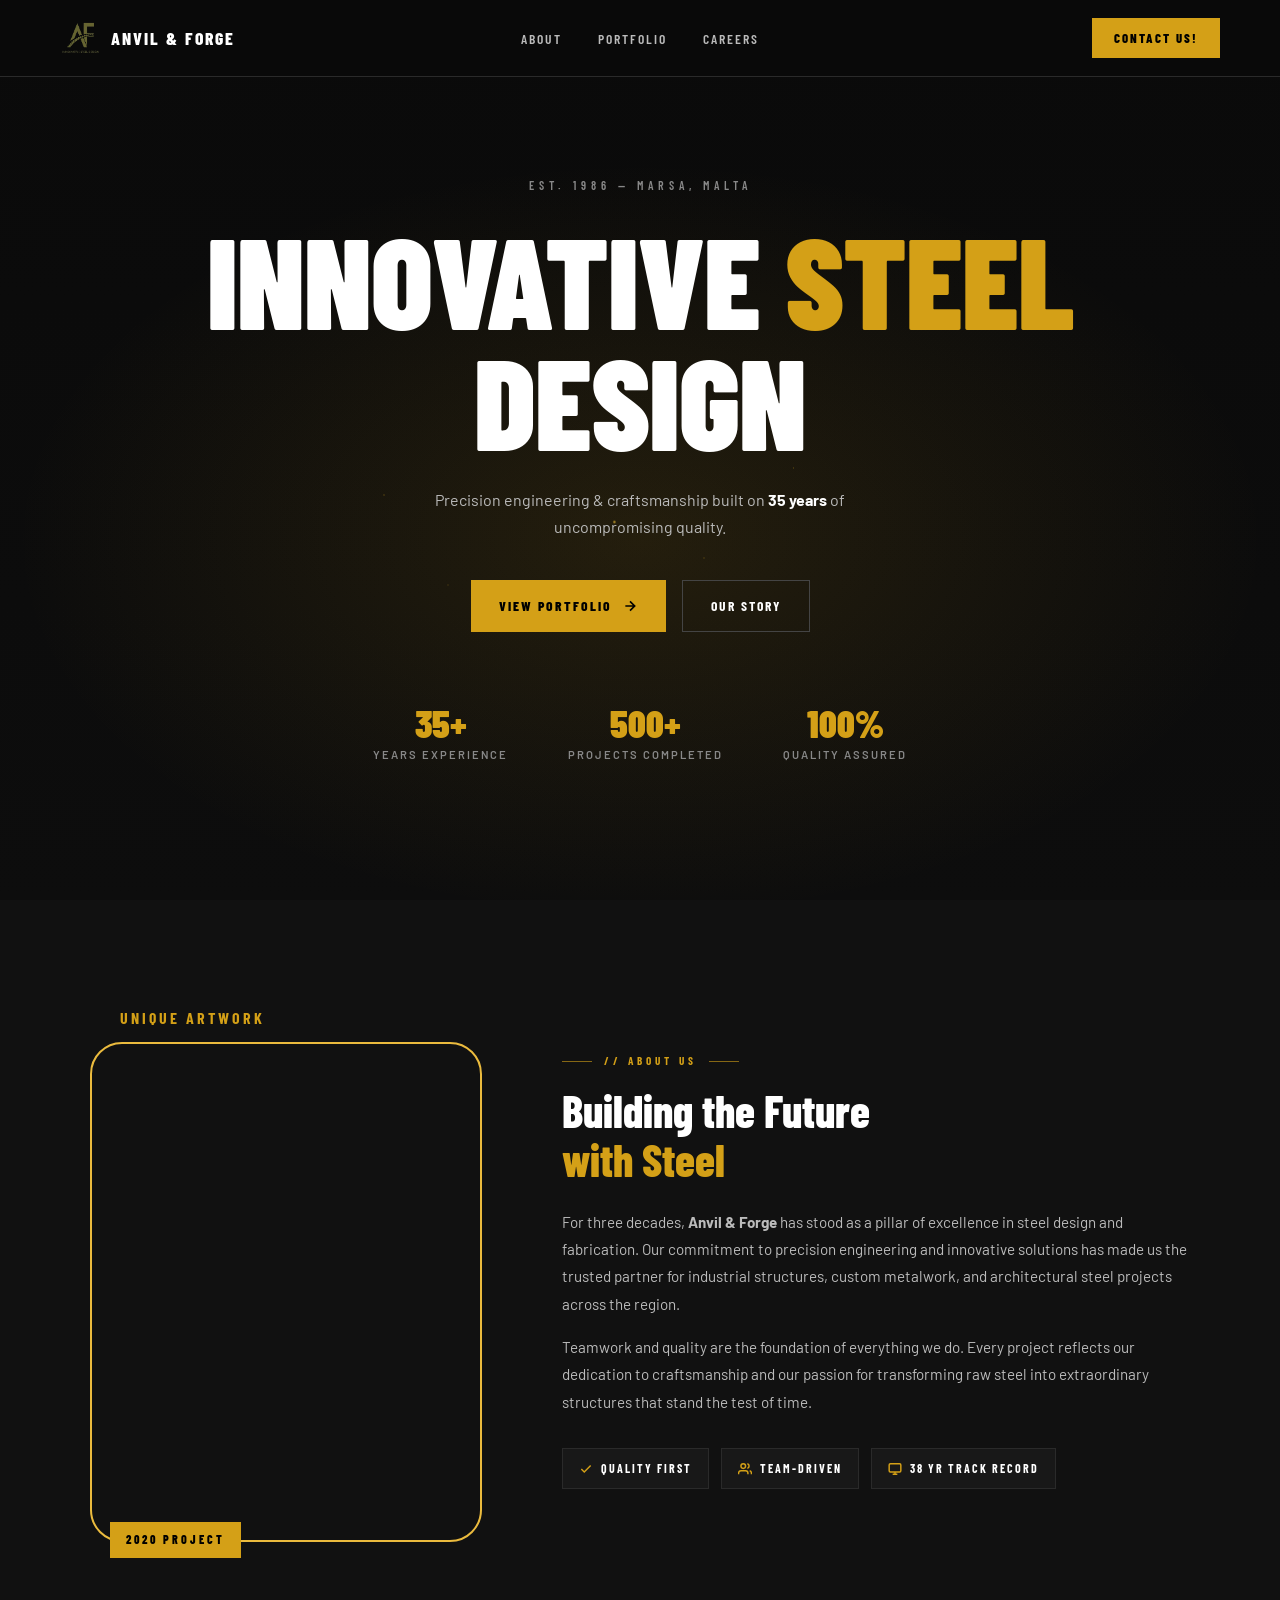
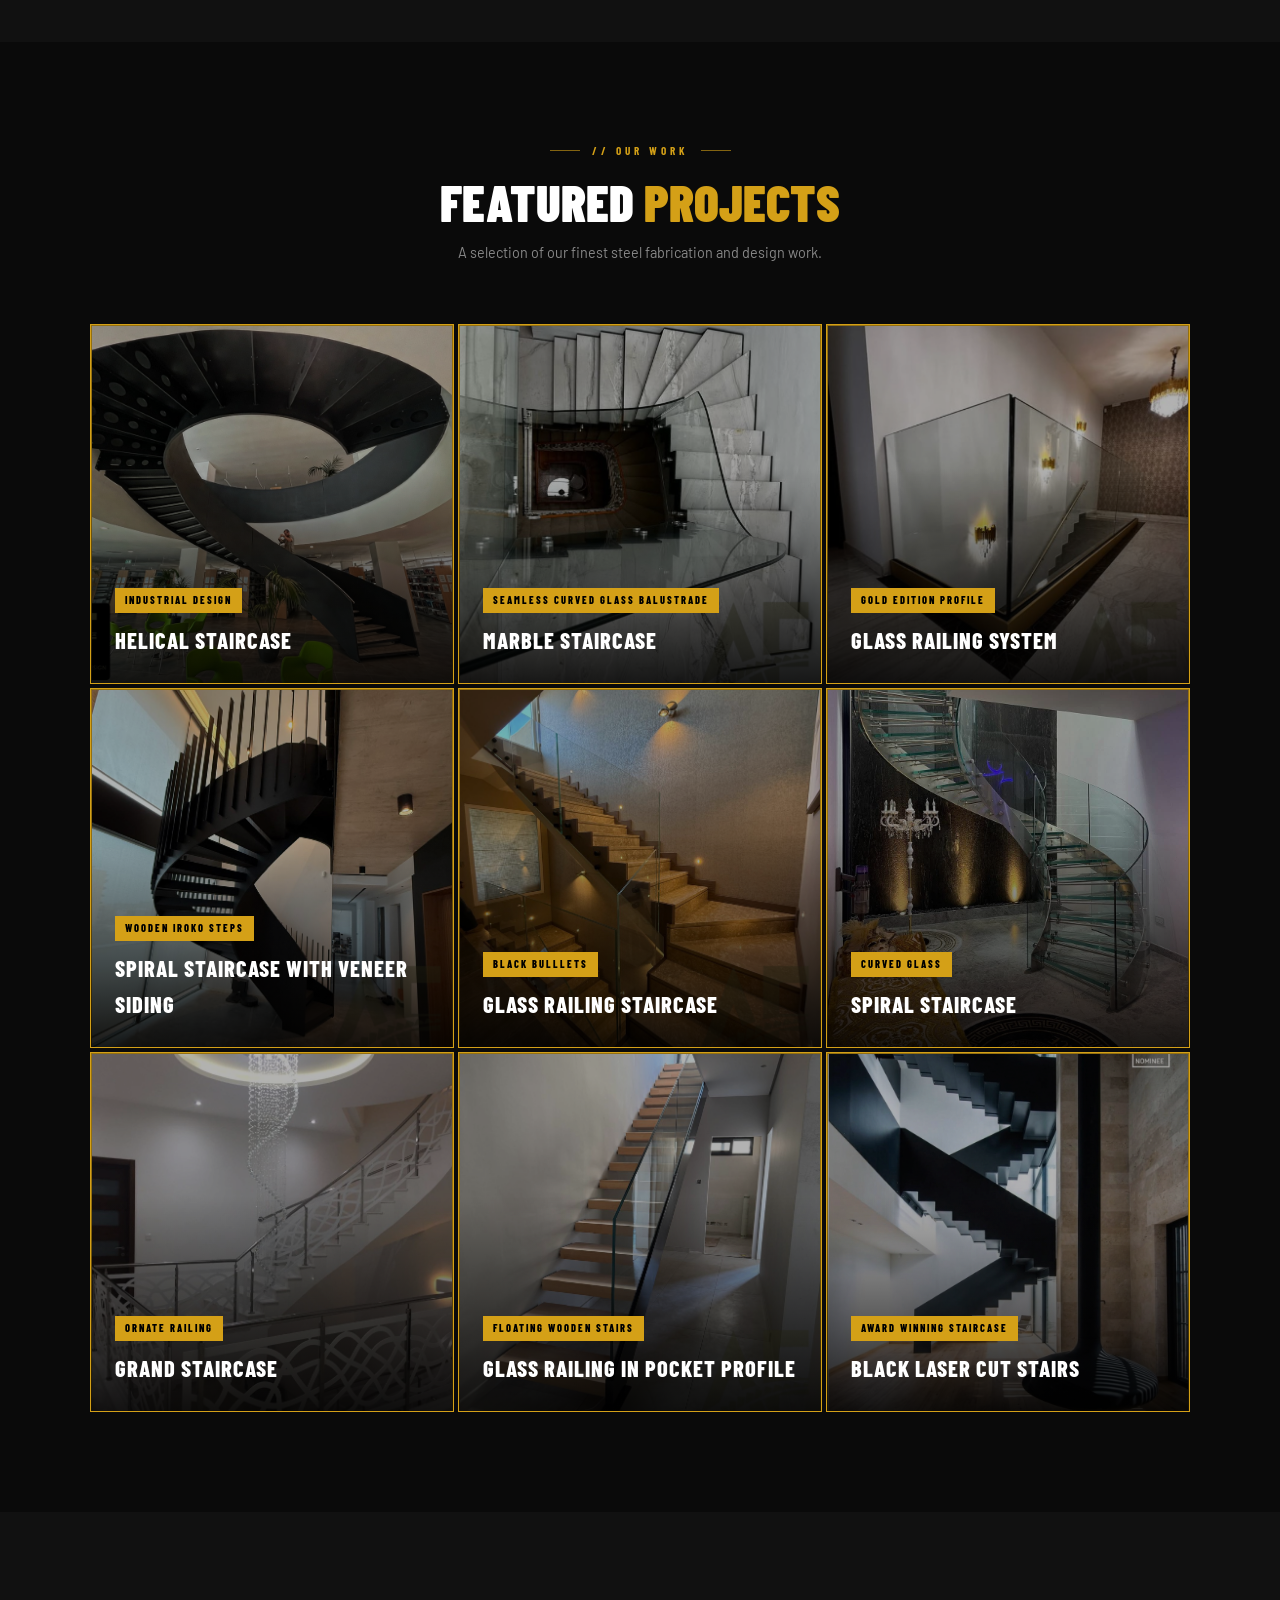
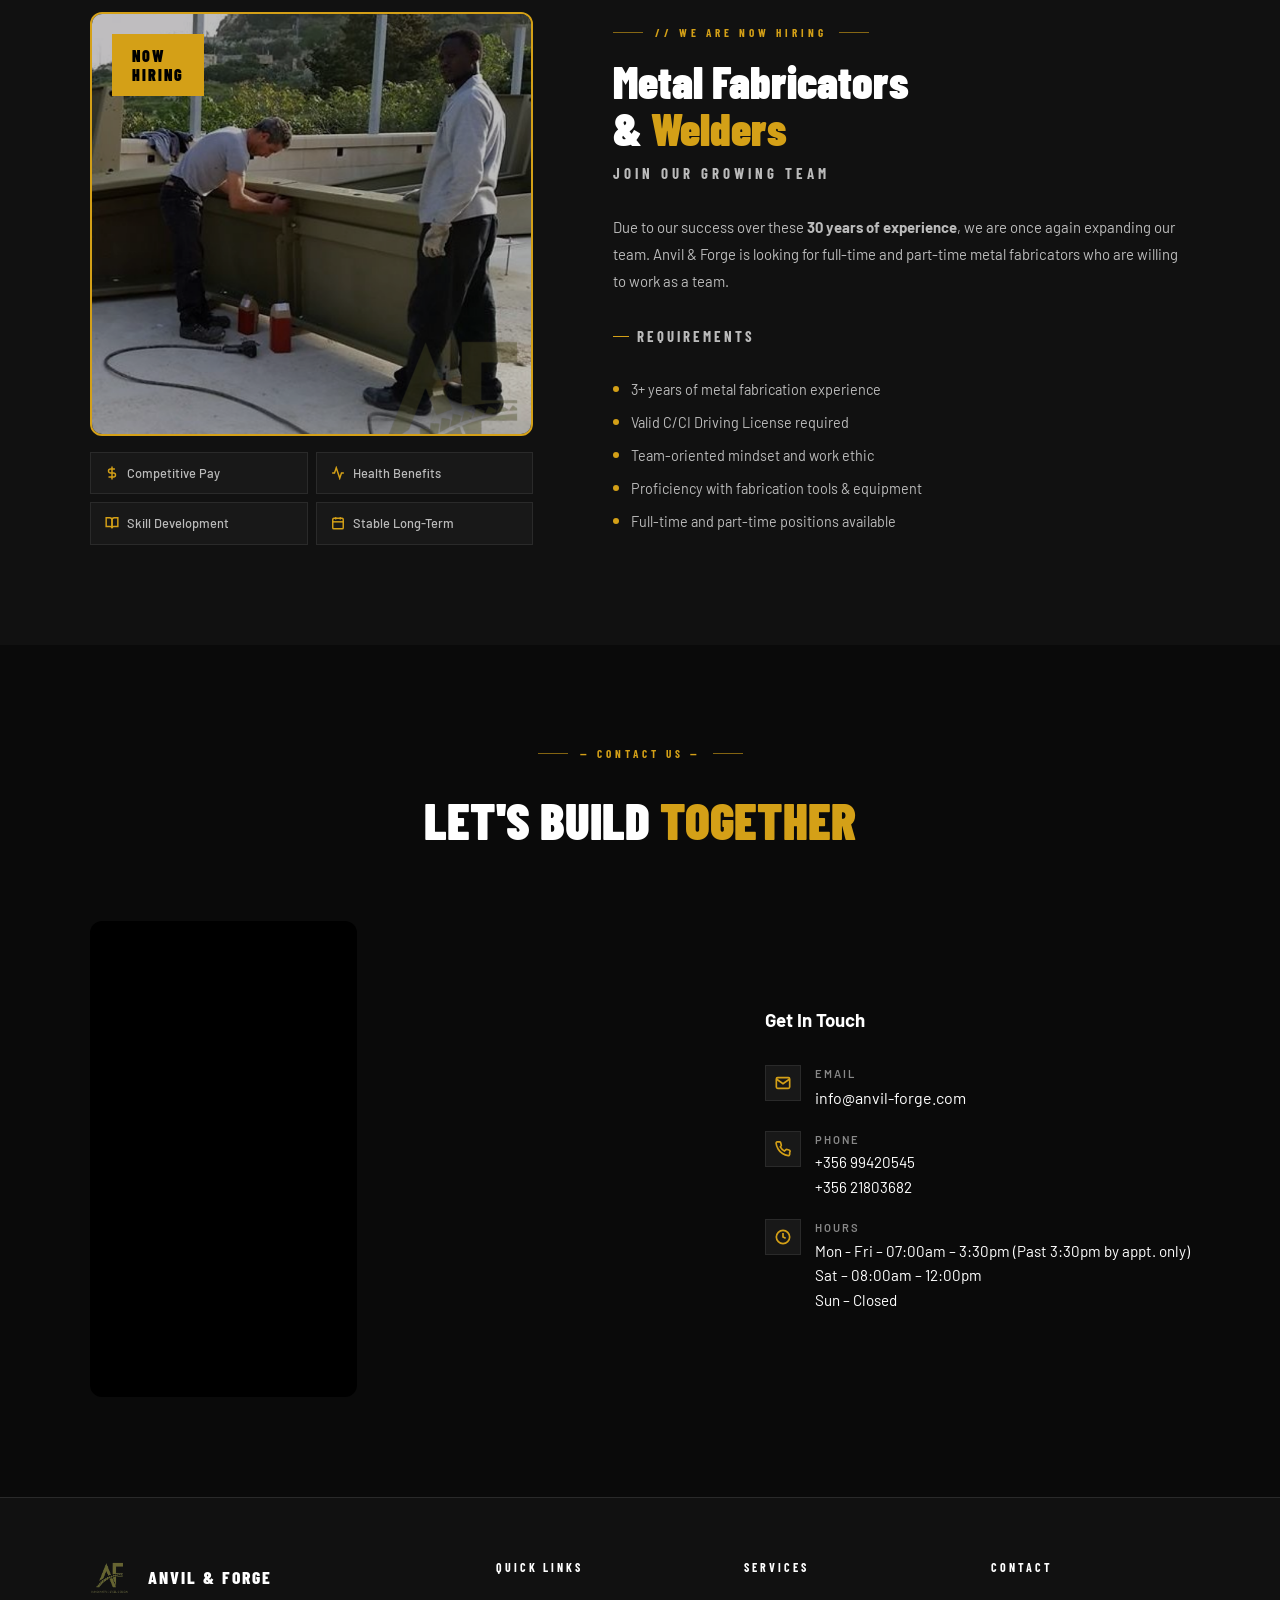
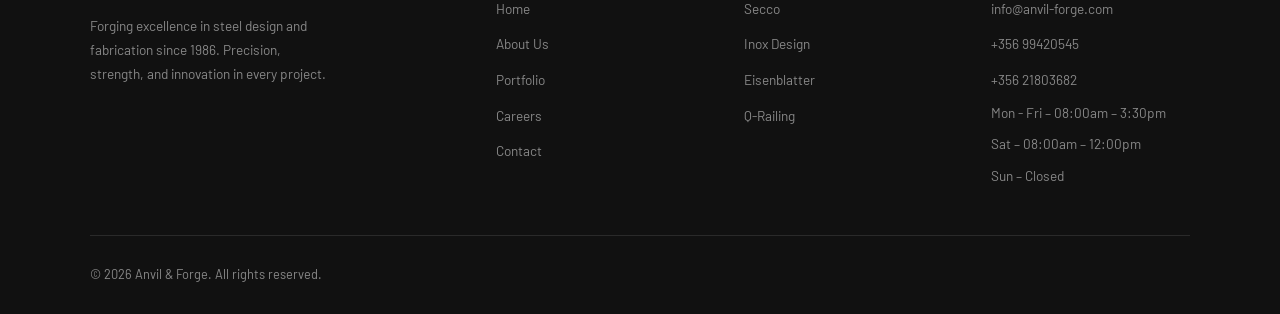
<file: index.html>
<!DOCTYPE html>
<html lang="en">
<head>
  <meta charset="UTF-8" />
  <meta name="viewport" content="width=device-width, initial-scale=1.0"/>
  <title>Anvil & Forge</title>
  <link href="https://fonts.googleapis.com/css2?family=Barlow+Condensed:wght@400;600;700;800;900&family=Barlow:wght@300;400;500;600&display=swap" rel="stylesheet"/>
  <link rel="stylesheet" href="styles.css">
   <link rel="icon" type="image/svg+xml" href="images/logo2.svg">
  <link rel="icon" type="image/png" href="images/logo.png">
</head>
<body>

<!-- NAV -->
<nav>
  <a href="#" class="nav-logo">
    <img src="images/anvil_pfp.png" alt="Logo" style="height: 40px; width: auto; vertical-align: left; margin-left: 1px;">
    Anvil &amp; Forge
  </a>
  <ul class="nav-links">
    <li><a href="#about">About</a></li>
    <li><a href="#portfolio">Portfolio</a></li>
    <li><a href="#careers">Careers</a></li>
  </ul>
  <a href="#contact" class="btn-quote">Contact us!</a>
</nav>

<!-- HERO -->
<section class="hero" id="home">
  <div class="hero-bg"></div>
  <p class="hero-est">EST. 1986 — MARSA, MALTA</p>  
  <h1>Innovative <span>Steel</span><br>Design</h1>
  <p class="hero-sub">Precision engineering &amp; craftsmanship built on <strong>35 years</strong> of uncompromising quality.</p>
  <div class="hero-ctas">
    <a href="#portfolio" class="btn-primary">
      View Portfolio
      <svg width="16" height="16" viewBox="0 0 24 24" fill="none" stroke="currentColor" stroke-width="2.5"><path d="M5 12h14M12 5l7 7-7 7"/></svg>
    </a>
    <a href="#about" class="btn-secondary">Our Story</a>
  </div>
  <div class="hero-stats">
    <div class="stat">
      <div class="stat-num">35+</div>
      <div class="stat-label">Years Experience</div>
    </div>
    <div class="stat">
      <div class="stat-num">500+</div>
      <div class="stat-label">Projects Completed</div>
    </div>
    <div class="stat">
      <div class="stat-num">100%</div>
      <div class="stat-label">Quality Assured</div>
    </div>
  </div>
</section>

<!-- ABOUT -->
<section class="about" id="about">
  <div class="about-inner">
    <div class="about-left">
      <p class="about-label">Unique Artwork</p>
      <div class="about-img-wrap">
      
        <video class="about-video" autoplay muted loop playsinline>
          <source src="https://res.cloudinary.com/dxk5zi4tk/video/upload/q_auto/f_auto/v1777539006/16_wiz4gk.mp4" type="video/mp4">
        </video>

        <div class="about-est-badge">2020 Project </div>
      </div>
    </div>
    <div class="about-right">
      <div class="section-tag">// About Us</div>
      <h2>Building the Future<br><span>with Steel</span></h2>
      <p>For three decades, <strong>Anvil &amp; Forge</strong> has stood as a pillar of excellence in steel design and fabrication. Our commitment to precision engineering and innovative solutions has made us the trusted partner for industrial structures, custom metalwork, and architectural steel projects across the region.</p>
      <p>Teamwork and quality are the foundation of everything we do. Every project reflects our dedication to craftsmanship and our passion for transforming raw steel into extraordinary structures that stand the test of time.</p>
      <div class="about-pills">
        <div class="pill">
          <svg width="14" height="14" viewBox="0 0 24 24" fill="none" stroke="currentColor" stroke-width="2.5"><polyline points="20 6 9 17 4 12"/></svg>
          Quality First
        </div>
        <div class="pill">
          <svg width="14" height="14" viewBox="0 0 24 24" fill="none" stroke="currentColor" stroke-width="2.5"><path d="M17 21v-2a4 4 0 0 0-4-4H5a4 4 0 0 0-4 4v2"/><circle cx="9" cy="7" r="4"/><path d="M23 21v-2a4 4 0 0 0-3-3.87M16 3.13a4 4 0 0 1 0 7.75"/></svg>
          Team-Driven
        </div>
        <div class="pill">
          <svg width="14" height="14" viewBox="0 0 24 24" fill="none" stroke="currentColor" stroke-width="2.5"><rect x="2" y="3" width="20" height="14" rx="2"/><path d="M8 21h8M12 17v4"/></svg>
          38 Yr Track Record
        </div>
      </div>
    </div>
  </div>
</section>

<!-- PORTFOLIO -->
<section class="portfolio" id="portfolio">
  <div class="portfolio-header">
    <div class="section-tag" style="justify-content:center;">// Our Work</div>
    <h2>Featured <span>Projects</span></h2>
    <p>A selection of our finest steel fabrication and design work.</p>
  </div>
  <div class="portfolio-grid">

    <div class="port-card">
      <div class="port-card-inner">
        <div class="port-front">
          <img src="images/waterwemark/1.jpg" alt="Industrial Structures"/>
          <div class="port-overlay">
            <span class="port-tag">Industrial Design</span>
            <div class="port-title">Helical Staircase</div>
          </div>
        </div>
        <div class="port-back">
          <img class="port-back-bg" src="images/waterwemark/1.jpg" alt=""/>
          <span class="port-back-tag">Anvil&Forge</span>
          <div class="port-back-line"></div>
          <div class="port-back-title">Helical Staircase</div>
          <p class="port-back-desc">Helical staircase crafted with precision steel and a brushed finish. Completed in 2022.</p>
        </div>
      </div>
    </div>

    <div class="port-card">
      <div class="port-card-inner">
        <div class="port-front">
          <img src="images/waterwemark/2.png" alt="Custom Metalwork"/>
          <div class="port-overlay">
            <span class="port-tag">Seamless Curved Glass Balustrade</span>
            <div class="port-title">Marble Staircase</div>
          </div>
        </div>
        <div class="port-back">
          <img class="port-back-bg" src="images/waterwemark/2.png" alt=""/>
          <span class="port-back-tag">>Anvil&Forge</span>
          <div class="port-back-line"></div>
          <div class="port-back-title">Marble Stairway</div>
          <p class="port-back-desc">Seamless curved glass balustrade paired with a marble stairway. A bespoke piece designed for a private residence.</p>
        </div>
      </div>
    </div>

    <div class="port-card">
      <div class="port-card-inner">
        <div class="port-front">
          <img src="images/waterwemark/3.png" alt="Architectural Steel"/>
          <div class="port-overlay">
            <span class="port-tag">Gold edition profile</span>
            <div class="port-title">Glass Railing System</div>
          </div>
        </div>
        <div class="port-back">
          <img class="port-back-bg" src="images/waterwemark/3.png" alt=""/>
          <span class="port-back-tag">Anvil&Forge</span>
          <div class="port-back-line"></div>
          <div class="port-back-title">Gold Edition Railing</div>
          <p class="port-back-desc">Exclusive glass railing system featuring a gold edition profile. One of a kind, designed and fabricated in-house.</p>
        </div>
      </div>
    </div>

    <div class="port-card">
      <div class="port-card-inner">
        <div class="port-front">
          <img src="images/waterwemark/7.png" alt="Architectural Steel"/>
          <div class="port-overlay">
            <span class="port-tag">wooden iroko steps</span>
            <div class="port-title">Spiral staircase With Veneer siding</div>
          </div>
        </div>
        <div class="port-back">
          <img class="port-back-bg" src="images/waterwemark/7.png" alt=""/>
          <span class="port-back-tag">Anvil&Forge</span>
          <div class="port-back-line"></div>
          <div class="port-back-title">Unique Spiral Staircase</div>
          <p class="port-back-desc">Custom spiral design with durable wooden Iroko steps and elegant veneer siding for a warm, modern finish.</p>
        </div>
      </div>
    </div>

    <div class="port-card">
      <div class="port-card-inner">
        <div class="port-front">
          <img src="images/waterwemark/8.png" alt="Architectural Steel"/>
          <div class="port-overlay">
            <span class="port-tag">Black Bulllets</span>
            <div class="port-title">Glass Railing Staircase</div>
          </div>
        </div>
        <div class="port-back">
          <img class="port-back-bg" src="images/waterwemark/8.png" alt=""/>
          <span class="port-back-tag">Anvil&Forge</span>
          <div class="port-back-line"></div>
          <div class="port-back-title">Glass Railing</div>
          <p class="port-back-desc">Minimalist glass railing supported by Black Bullet hardware for a clean and industrial aesthetic.</p>
        </div>
      </div>
    </div>

    <div class="port-card">
      <div class="port-card-inner">
        <div class="port-front">
          <img src="images/projects/16.jpeg" alt="Architectural Steel"/>
          <div class="port-overlay">
            <span class="port-tag">Curved Glass</span>
            <div class="port-title">Spiral Staircase</div>
          </div>
        </div>
        <div class="port-back">
          <img class="port-back-bg" src="images/projects/16.jpeg" alt="Architectural Steel"/>
          <span class="port-back-tag">Anvil&Forge</span>
          <div class="port-back-line"></div>
          <div class="port-back-title">Spiral Staircase</div>
          <p class="port-back-desc">High-precision spiral staircase featuring seamless curved glass and structural steel support.</p>
        </div>
      </div>
    </div>

    <div class="port-card">
      <div class="port-card-inner">
        <div class="port-front">
          <img src="images/projects/18.jpg" alt="Architectural Steel"/>
          <div class="port-overlay">
            <span class="port-tag">Ornate railing</span>
            <div class="port-title">Grand staircase</div>
          </div>
        </div>
        <div class="port-back">
          <img class="port-back-bg" src="images/projects/18.jpg" alt="Architectural Steel"/>
          <span class="port-back-tag">Anvil&Forge</span>
          <div class="port-back-line"></div>
          <div class="port-back-title">Grand Staircase</div>
          <p class="port-back-desc">Luxury curved staircase featuring custom ornate metal railings and a cascading crystal centerpiece.</p>
        </div>
      </div>
    </div>

    <div class="port-card">
      <div class="port-card-inner">
        <div class="port-front">
          <img src="images/waterwemark/11.png" alt="Architectural Steel"/>
          <div class="port-overlay">
            <span class="port-tag">Floating wooden stairs</span>
            <div class="port-title">Glass railing in pocket profile</div>
          </div>
        </div>
        <div class="port-back">
          <img class="port-back-bg" src="images/waterwemark/11.png" alt="Architectural Steel"/>
          <span class="port-back-tag">Anvil&Forge</span>
          <div class="port-back-line"></div>
          <div class="port-back-title">Glass Railing</div>
          <p class="port-back-desc">Floating wooden stairs paired with structural glass railing recessed in a sleek pocket profile.</p>
        </div>
      </div>
    </div>

    <div class="port-card">
      <div class="port-card-inner">
        <div class="port-front">
          <img src="images/projects/17.png" alt="Architectural Steel"/>
          <div class="port-overlay">
            <span class="port-tag">Award winning staircase</span>
            <div class="port-title">Black laser cut stairs</div>
          </div>
        </div>
        <div class="port-back">
          <img class="port-back-bg" src="images/projects/17.png" alt="Architectural Steel"/>
          <span class="port-back-tag">Anvil&Forge</span>
          <div class="port-back-line"></div>
          <div class="port-back-title">Black Laser Cut Stairs</div>
          <p class="port-back-desc">Award-winning design featuring laser-cut black steel for a striking geometric architectural statement.</p>
        </div>
      </div>
    </div>
  </div>
</section>

<!-- CAREERS -->
<section class="careers" id="careers">
  <div class="careers-inner">
    <div>
      <div class="careers-img-wrap">
        <div class="now-hiring-badge">Now<br>Hiring</div>
        <img src="images/waterwemark/4.png" alt="Welding"/>
      </div>
      <div class="careers-perks">
        <div class="perk">
          <svg width="14" height="14" viewBox="0 0 24 24" fill="none" stroke="currentColor" stroke-width="2.5"><line x1="12" y1="1" x2="12" y2="23"/><path d="M17 5H9.5a3.5 3.5 0 0 0 0 7h5a3.5 3.5 0 0 1 0 7H6"/></svg>
          Competitive Pay
        </div>
        <div class="perk">
          <svg width="14" height="14" viewBox="0 0 24 24" fill="none" stroke="currentColor" stroke-width="2.5"><path d="M22 12h-4l-3 9L9 3l-3 9H2"/></svg>
          Health Benefits
        </div>
        <div class="perk">
          <svg width="14" height="14" viewBox="0 0 24 24" fill="none" stroke="currentColor" stroke-width="2.5"><path d="M2 3h6a4 4 0 0 1 4 4v14a3 3 0 0 0-3-3H2z"/><path d="M22 3h-6a4 4 0 0 0-4 4v14a3 3 0 0 1 3-3h7z"/></svg>
          Skill Development
        </div>
        <div class="perk">
          <svg width="14" height="14" viewBox="0 0 24 24" fill="none" stroke="currentColor" stroke-width="2.5"><rect x="3" y="4" width="18" height="18" rx="2"/><line x1="16" y1="2" x2="16" y2="6"/><line x1="8" y1="2" x2="8" y2="6"/><line x1="3" y1="10" x2="21" y2="10"/></svg>
          Stable Long-Term
        </div>
      </div>
    </div>
    <div class="careers-right">
      <div class="section-tag">// We Are Now Hiring</div>
      <h2>Metal Fabricators<br>&amp; <span>Welders</span></h2>
      <p class="careers-sub">Join Our Growing Team</p>
      <p>Due to our success over these <strong>30 years of experience</strong>, we are once again expanding our team. Anvil &amp; Forge is looking for full-time and part-time metal fabricators who are willing to work as a team.</p>
      <p class="req-title">Requirements</p>
      <ul class="req-list">
        <li>3+ years of metal fabrication experience</li>
        <li>Valid C/CI Driving License required</li>
        <li>Team-oriented mindset and work ethic</li>
        <li>Proficiency with fabrication tools &amp; equipment</li>
        <li>Full-time and part-time positions available</li>
      </ul>
    </div>
  </div>
</section>

<!-- CONTACT -->
<section class="contact" id="contact">
  <div class="contact-header">
    <div class="section-tag" style="justify-content:center;">— Contact Us —</div>
    <h2>Let's Build <span>Together</span></h2>
  </div>
  <div class="contact-inner">
    <div class="contact-img-wrap">
      <div style="background-color:#000; border-radius:12px; overflow:hidden; width:267px; height:476px;">
        <iframe src="https://www.facebook.com/plugins/video.php?height=476&href=https%3A%2F%2Fwww.facebook.com%2Finnovativesteeldesign%2Fvideos%2F1361359521542701%2F&show_text=false&width=267&t=0"
          width="267" height="476"
          style="border:none;overflow:hidden;display:block;"
          scrolling="no" frameborder="0"
          allowfullscreen="true"
          allow="autoplay; clipboard-write; encrypted-media; picture-in-picture; web-share">
        </iframe>
      </div>
    </div>

    <div class="location">
      <iframe src="https://www.google.com/maps/embed?pb=!1m18!1m12!1m3!1d3233.099924866024!2d14.493805775763667!3d35.87106801952251!2m3!1f0!2f0!3f0!3m2!1i1024!2i768!4f13.1!3m3!1m2!1s0x130e5aeb501653ad%3A0xe73991076f872636!2sAnvil%20%26%20forge!5e0!3m2!1ses!2ses!4v1776933687956!5m2!1ses!2ses"
        allowfullscreen="" loading="lazy" referrerpolicy="no-referrer-when-downgrade">
      </iframe>
    </div>

    <div class="contact-left">
      <h3>Get In Touch</h3>
      <div class="contact-items">

        <div class="contact-item">
          <div class="contact-icon">
            <svg width="16" height="16" viewBox="0 0 24 24" fill="none" stroke="currentColor" stroke-width="2.5"><path d="M4 4h16c1.1 0 2 .9 2 2v12c0 1.1-.9 2-2 2H4c-1.1 0-2-.9-2-2V6c0-1.1.9-2 2-2z"/><polyline points="22,6 12,13 2,6"/></svg>
          </div>
          <div>
            <div class="contact-detail-label">Email</div>
            <a href="mailto:info@anvil-forge.com" style="color:inherit; text-decoration:none;">info@anvil-forge.com</a>
          </div>
        </div>

        <div class="contact-item">
          <div class="contact-icon">
            <svg width="16" height="16" viewBox="0 0 24 24" fill="none" stroke="currentColor" stroke-width="2.5"><path d="M22 16.92v3a2 2 0 0 1-2.18 2 19.79 19.79 0 0 1-8.63-3.07A19.5 19.5 0 0 1 4.69 12a19.79 19.79 0 0 1-3.07-8.67A2 2 0 0 1 3.6 1.2h3a2 2 0 0 1 2 1.72c.127.96.361 1.903.7 2.81a2 2 0 0 1-.45 2.11L7.91 8.78a16 16 0 0 0 6.29 6.29l1.85-1.85a2 2 0 0 1 2.11-.45c.907.339 1.85.573 2.81.7A2 2 0 0 1 22 16.92z"/></svg>
          </div>
          <div>
            <div class="contact-detail-label">Phone</div>
            <div class="contact-detail-val">+356 99420545</div>
            <div class="contact-detail-val">+356 21803682</div>
          </div>
        </div>

        <div class="contact-item">
          <div class="contact-icon">
            <svg width="16" height="16" viewBox="0 0 24 24" fill="none" stroke="currentColor" stroke-width="2.5"><circle cx="12" cy="12" r="10"/><polyline points="12 6 12 12 16 14"/></svg>
          </div>
          <div>
            <div class="contact-detail-label">Hours</div>
            <div class="contact-detail-val">
              <p>Mon - Fri – 07:00am – 3:30pm <span style="white-space:nowrap;">(Past 3:30pm by appt. only)</span></p>
              <p>Sat – 08:00am – 12:00pm</p>
              <p>Sun – Closed</p>
            </div>
          </div>
        </div>

      </div>
    </div>
  </div>
</section>

<!-- FOOTER -->
<footer>
  <div class="footer-grid">
    <div class="footer-brand">
      <a href="#" class="nav-logo">
        <img src="images/anvil_pfp.png" alt="Logo" style="height: 40px; width: auto; vertical-align: middle; margin-right: 8px;">
        Anvil &amp; Forge
      </a>
      <p>Forging excellence in steel design and fabrication since 1986. Precision, strength, and innovation in every project.</p>
    </div>
    <div class="footer-col">
      <h4>Quick Links</h4>
      <ul>
        <li><a href="#home">Home</a></li>
        <li><a href="#about">About Us</a></li>
        <li><a href="#portfolio">Portfolio</a></li>
        <li><a href="#careers">Careers</a></li>
        <li><a href="#contact">Contact</a></li>
      </ul>
    </div>
    <div class="footer-col">
      <h4>Services</h4>
      <ul>
        <li><a href="https://www.seccosistemi.com/it/" target="_blank">Secco</a></li>
        <li><a href="https://www.inoxdesign.eu/en/" target="_blank">Inox Design</a></li>
        <li><a href="https://www.eisenblaetter.de/en/" target="_blank">Eisenblatter</a></li>
        <li><a href="https://q-railing.com/es-es/" target="_blank">Q-Railing</a></li>
      </ul>
    </div>
    <div class="footer-col">
      <h4>Contact</h4>
      <ul>
        <li><a href="mailto:info@anvil-forge.com">info@anvil-forge.com</a></li>
        <li><a href="tel:99420545">+356 99420545</a></li>
        <li><a href="tel:21803682">+356 21803682</a></li>
        <p style="color:var(--gray); font-size:.85rem;">Mon - Fri – 08:00am – 3:30pm</p>
        <p style="color:var(--gray); font-size:.85rem;">Sat – 08:00am – 12:00pm</p>
        <p style="color:var(--gray); font-size:.85rem;">Sun – Closed</p>
      </ul>
    </div>
  </div>
  <div class="footer-bottom">
    <p>© 2026 Anvil &amp; Forge. All rights reserved.</p>
  </div>
</footer>

<script>
  // Portfolio flip cards: tap to flip on touch devices
  if ('ontouchstart' in window) {
    document.querySelectorAll('.port-card').forEach(card => {
      card.addEventListener('click', () => {
        card.classList.toggle('flipped');
      });
    });
  }
</script>
</body>
</html>
</file>
<file: styles.css>
*, *::before, *::after { box-sizing: border-box; margin: 0; padding: 0; }

    :root {
      --gold: #D4A017;
      --gold-light: #F0BB30;
      --bg: #0A0A0A;
      --bg2: #111111;
      --bg3: #181818;
      --white: #FFFFFF;
      --gray: #888888;
      --gray-light: #BBBBBB;
      --border: #2A2A2A;
    }

    html { scroll-behavior: smooth; }

    body {
      background: var(--bg);
      color: var(--white);
      font-family: 'Barlow', sans-serif;
      font-weight: 400;
      line-height: 1.6;
      overflow-x: hidden;
    }

   /* ── NAV ── */
nav {
  position: fixed;
  top: 0; left: 0; right: 0;
  z-index: 100;
  display: grid;
  grid-template-columns: 1fr auto 1fr;
  align-items: center;
  padding: 18px 60px;
  background: rgba(10,10,10,0.92);
  backdrop-filter: blur(12px);
  border-bottom: 1px solid var(--border);
}
.nav-logo {
  display: flex;
  align-items: center;
  gap: 10px;
  font-family: 'Barlow Condensed', sans-serif;
  font-weight: 800;
  font-size: 1.1rem;
  letter-spacing: 2px;
  text-transform: uppercase;
  color: var(--white);
  text-decoration: none;
}
.nav-logo svg { color: var(--gold); }
.nav-links {
  display: flex;
  align-items: center;
  gap: 36px;
  list-style: none;
  justify-self: center;
}
.nav-links a {
  font-family: 'Barlow Condensed', sans-serif;
  font-size: 0.85rem;
  font-weight: 600;
  letter-spacing: 2px;
  text-transform: uppercase;
  color: var(--gray-light);
  text-decoration: none;
  transition: color .2s;
}
.nav-links a:hover { color: var(--gold); }
.btn-quote {
  justify-self: end;
  background: var(--gold);
  color: #000;
  font-family: 'Barlow Condensed', sans-serif;
  font-weight: 800;
  font-size: 0.8rem;
  letter-spacing: 2px;
  text-transform: uppercase;
  padding: 10px 22px;
  border: none;
  cursor: pointer;
  text-decoration: none;
  transition: background .2s, transform .15s;
}
.btn-quote:hover { background: var(--gold-light); transform: translateY(-1px); }

    /* ── HERO ── */
    .hero {
      position: relative;
      min-height: 100vh;
      display: flex;
      flex-direction: column;
      align-items: center;
      justify-content: center;
      text-align: center;
      padding: 120px 40px 80px;
      overflow: hidden;
    }
    .hero-bg {
      position: absolute;
      inset: 0;
      background:
        radial-gradient(ellipse 70% 60% at 50% 60%, rgba(212,160,23,0.12) 0%, transparent 70%),
        linear-gradient(180deg, #0a0a0a 0%, #0d0d0d 100%);
    }
    /* sparks / decorative lines */
    .hero-bg::after {
      content: '';
      position: absolute;
      inset: 0;
      background-image:
        radial-gradient(circle 1px at 30% 55%, rgba(212,160,23,.5) 0%, transparent 100%),
        radial-gradient(circle 1px at 55% 62%, rgba(212,160,23,.4) 0%, transparent 100%),
        radial-gradient(circle 2px at 48% 58%, rgba(255,200,50,.7) 0%, transparent 100%),
        radial-gradient(circle 1px at 35% 65%, rgba(212,160,23,.3) 0%, transparent 100%),
        radial-gradient(circle 1px at 62% 52%, rgba(212,160,23,.4) 0%, transparent 100%);
      animation: sparks 3s ease-in-out infinite alternate;
    }
    @keyframes sparks {
      from { opacity: .6; }
      to   { opacity: 1; }
    }
    .hero-est {
      position: relative;
      font-family: 'Barlow Condensed', sans-serif;
      font-size: 0.75rem;
      font-weight: 600;
      letter-spacing: 5px;
      text-transform: uppercase;
      color: var(--gray);
      margin-bottom: 24px;
    }
    .hero h1 {
      position: relative;
      font-family: 'Barlow Condensed', sans-serif;
      font-weight: 900;
      font-size: clamp(4rem, 10vw, 8rem);
      line-height: .95;
      text-transform: uppercase;
      letter-spacing: -1px;
      margin-bottom: 24px;
    }
    .hero h1 span { color: var(--gold); }
    .hero-sub {
      position: relative;
      max-width: 420px;
      font-size: 1rem;
      color: var(--gray-light);
      line-height: 1.7;
      margin-bottom: 40px;
    }
    .hero-sub strong { color: var(--white); }
    .hero-ctas {
      position: relative;
      display: flex;
      gap: 16px;
      flex-wrap: wrap;
      justify-content: center;
    }
    .btn-primary {
      display: inline-flex;
      align-items: center;
      gap: 10px;
      background: var(--gold);
      color: #000;
      font-family: 'Barlow Condensed', sans-serif;
      font-weight: 800;
      font-size: 0.85rem;
      letter-spacing: 2px;
      text-transform: uppercase;
      padding: 14px 28px;
      text-decoration: none;
      transition: background .2s, transform .15s;
    }
    .btn-primary:hover { background: var(--gold-light); transform: translateY(-2px); }
    .btn-secondary {
      display: inline-flex;
      align-items: center;
      gap: 10px;
      background: transparent;
      color: var(--white);
      font-family: 'Barlow Condensed', sans-serif;
      font-weight: 700;
      font-size: 0.85rem;
      letter-spacing: 2px;
      text-transform: uppercase;
      padding: 14px 28px;
      border: 1px solid #444;
      text-decoration: none;
      transition: border-color .2s, color .2s;
    }
    .btn-secondary:hover { border-color: var(--gold); color: var(--gold); }
    .hero-stats {
      position: relative;
      display: flex;
      gap: 60px;
      margin-top: 72px;
      flex-wrap: wrap;
      justify-content: center;
    }
    .stat { text-align: center; }
    .stat-num {
      font-family: 'Barlow Condensed', sans-serif;
      font-size: 2.4rem;
      font-weight: 900;
      color: var(--gold);
      line-height: 1;
    }
    .stat-label {
      font-size: 0.7rem;
      font-weight: 600;
      letter-spacing: 2px;
      text-transform: uppercase;
      color: var(--gray);
      margin-top: 4px;
    }

    /* ── SECTION HELPERS ── */
    section { padding: 100px 60px; }
    .section-tag {
      font-family: 'Barlow Condensed', sans-serif;
      font-size: 0.7rem;
      font-weight: 700;
      letter-spacing: 4px;
      text-transform: uppercase;
      color: var(--gold);
      display: flex;
      align-items: center;
      gap: 12px;
      margin-bottom: 16px;
    }
    .section-tag::before,
    .section-tag::after {
      content: '';
      display: block;
      width: 30px;
      height: 1px;
      background: var(--gold);
      opacity: .6;
    }

    /* ── ABOUT ── */
    .about { background: var(--bg2); }
    .about-inner {
      max-width: 1100px;
      margin: 0 auto;
      display: grid;
      grid-template-columns: 1fr 1.6fr;
      gap: 80px;
      align-items: center;
    }
    .about-left { position: relative; }
    .about-years {
      font-family: 'Barlow Condensed', sans-serif;
      font-size: 9rem;
      font-weight: 900;
      color: transparent;
      -webkit-text-stroke: 1px var(--gold);
      opacity: .2;
      line-height: 1;
      position: absolute;
      top: -20px;
      left: -10px;
    }

    .about-video {
      width: 100%;
      max-width: 600px;
      height: 500px;
      object-fit: cover;
      border-radius: 2rem;
      border: 2px solid var(--gold-light);
      display: block;
      filter: grayscale(10%);
    }
    
    .about-label {
      font-family: 'Barlow Condensed', sans-serif;
      font-size: 1rem;
      font-weight: 700;
      letter-spacing: 3px;
      text-transform: uppercase;
      color: var(--gold);
      position: relative;
      top: 5px;
      left: 30px;
      z-index: 1;
    }
    .about-img-wrap {
      margin-top: 16px;
      position: relative;
      z-index: 1;
    }
    .about-img-wrap img {
      width: 100%;
      max-width: 320px;
      height: 260px;
      object-fit: cover;
      filter: grayscale(30%);
      display: block;
    }
    .about-est-badge {
      position: absolute;
      bottom: -16px;
      left: 20px;
      background: var(--gold);
      color: #000;
      font-family: 'Barlow Condensed', sans-serif;
      font-weight: 800;
      font-size: 0.75rem;
      letter-spacing: 3px;
      text-transform: uppercase;
      padding: 8px 16px;
    }
    .about-right h2 {
      font-family: 'Barlow Condensed', sans-serif;
      font-size: 2.8rem;
      font-weight: 800;
      line-height: 1.1;
      margin-bottom: 24px;
    }
    .about-right h2 span { color: var(--gold); }
    .about-right p {
      color: var(--gray-light);
      font-size: 0.95rem;
      margin-bottom: 16px;
      line-height: 1.8;
    }
    .about-pills {
      display: flex;
      gap: 12px;
      margin-top: 32px;
      flex-wrap: wrap;
    }
    .pill {
      display: flex;
      align-items: center;
      gap: 8px;
      background: var(--bg3);
      border: 1px solid var(--border);
      padding: 10px 16px;
      font-family: 'Barlow Condensed', sans-serif;
      font-size: 0.75rem;
      font-weight: 700;
      letter-spacing: 2px;
      text-transform: uppercase;
      color: var(--white);
    }
    .pill svg { color: var(--gold); flex-shrink: 0; }

    /* ── PORTFOLIO ── */
    .portfolio { background: var(--bg); }
    .portfolio-header {
      text-align: center;
      max-width: 600px;
      margin: 0 auto 60px;
    }
    .portfolio-header h2 {
      font-family: 'Barlow Condensed', sans-serif;
      font-size: 3.2rem;
      font-weight: 900;
      line-height: 1;
      text-transform: uppercase;
    }
    .portfolio-header h2 span { color: var(--gold); }
    .portfolio-header p {
      color: var(--gray);
      font-size: 0.9rem;
      margin-top: 14px;
    }
    .portfolio-grid {
      max-width: 1100px;
      margin: 0 auto;
      display: grid;
      grid-template-columns: repeat(3, 1fr);
      gap: 2px;
    }

   /* ── PORTFOLIO ── */
.portfolio { background: var(--bg); }
.portfolio-header {
  text-align: center;
  max-width: 600px;
  margin: 0 auto 60px;
}
.portfolio-header h2 {
  font-family: 'Barlow Condensed', sans-serif;
  font-size: 3.2rem;
  font-weight: 900;
  line-height: 1;
  text-transform: uppercase;
}
.portfolio-header h2 span { color: var(--gold); }
.portfolio-header p {
  color: var(--gray);
  font-size: 0.9rem;
  margin-top: 14px;
}
.portfolio-grid {
  max-width: 1100px;
  margin: 0 auto;
  display: grid;
  grid-template-columns: repeat(3, 1fr);
  gap: 4px;
}

/* Flip card */
.port-card {
  position: relative;
  cursor: pointer;
  perspective: 1000px;
  height: 360px;
}
.port-card-inner {
  width: 100%;
  height: 100%;
  transition: transform 0.8s ease;
  transform-style: preserve-3d;
}
.port-card:hover .port-card-inner {
  transform: rotateY(180deg);
}

.port-front,
.port-back {
  position: absolute;
  overflow: hidden;
  inset: 0;
  backface-visibility: hidden;
  -webkit-backface-visibility: hidden;
  border: 1px solid var(--gold);
}

.port-back-bg {
  position: absolute;
  inset: 0;
  width: 100%;
  height: 100%;
  object-fit: cover;
  opacity: 0.08; /* ajusta este valor a tu gusto */
  z-index: 0;
}

.port-back-tag,
.port-back-line,
.port-back-title,
.port-back-desc {
  position: relative;
  z-index: 1;
}

/* Cara delantera */
.port-front img {
  width: 100%;
  height: 360px;
  object-fit: cover;
  display: block;
  filter: brightness(.7);
  transition: filter .4s;
  border: 1px solid var(--gold);
}
.port-card:hover .port-front img { filter: brightness(.85); }
.port-overlay {
  position: absolute;
  inset: 0;
  background: linear-gradient(to top, rgba(0,0,0,.85) 0%, transparent 60%);
  display: flex;
  flex-direction: column;
  justify-content: flex-end;
  padding: 24px;
}
.port-tag {
  display: inline-block;
  background: var(--gold);
  color: #000;
  font-family: 'Barlow Condensed', sans-serif;
  font-size: 0.65rem;
  font-weight: 800;
  letter-spacing: 2px;
  text-transform: uppercase;
  padding: 4px 10px;
  margin-bottom: 10px;
  align-self: flex-start;
}
.port-title {
  font-family: 'Barlow Condensed', sans-serif;
  font-size: 1.4rem;
  font-weight: 800;
  text-transform: uppercase;
  letter-spacing: 1px;
}

/* Cara trasera */
.port-back {
  transform: rotateY(180deg);
  background: var(--bg3);
  border: 1px solid var(--border);
  display: flex;
  flex-direction: column;
  justify-content: center;
  align-items: center;
  padding: 32px;
  text-align: center;
  gap: 16px;
}
.port-back-tag {
  background: var(--gold);
  color: #000;
  font-family: 'Barlow Condensed', sans-serif;
  font-size: 0.65rem;
  font-weight: 800;
  letter-spacing: 2px;
  text-transform: uppercase;
  padding: 4px 10px;
}
.port-back-line {
  width: 40px;
  height: 2px;
  background: var(--gold);
}
.port-back-title {
  font-family: 'Barlow Condensed', sans-serif;
  font-size: 1.6rem;
  font-weight: 900;
  text-transform: uppercase;
  letter-spacing: 1px;
  color: var(--white);
}
.port-back-desc {
  font-size: 0.88rem;
  color: var(--gray-light);
  line-height: 1.7;
}

    /* ── CAREERS ── */
    .careers {
      background: var(--bg2);
    }
    .careers-inner {
      max-width: 1100px;
      margin: 0 auto;
      display: grid;
      grid-template-columns: 1fr 1.3fr;
      gap: 80px;
      align-items: center;
    }
    .careers-img-wrap { position: relative; }
    .now-hiring-badge {
      position: absolute;
      top: 20px;
      left: 20px;
      background: var(--gold);
      color: #000;
      font-family: 'Barlow Condensed', sans-serif;
      font-weight: 900;
      font-size: 1rem;
      letter-spacing: 2px;
      text-transform: uppercase;
      padding: 12px 20px;
      line-height: 1.2;
      z-index: 2;
    }
    .careers-img-wrap img {
      width: 100%;
      height: 420px;
      object-fit: cover;
      display: block;
      filter: brightness(.75);
    }

    .careers-perks {
      display: grid;
      grid-template-columns: 1fr 1fr;
      gap: 8px;
      margin-top: 16px;
    }
    .perk {
      display: flex;
      align-items: center;
      gap: 8px;
      background: var(--bg3);
      border: 1px solid var(--border);
      padding: 10px 14px;
      font-size: 0.8rem;
      font-weight: 500;
      color: var(--gray-light);
    }
    .perk svg { color: var(--gold); flex-shrink: 0; }
    .careers-right h2 {
      font-family: 'Barlow Condensed', sans-serif;
      font-size: 2.8rem;
      font-weight: 900;
      line-height: 1.05;
      margin-bottom: 8px;
    }
    .careers-right h2 span { color: var(--gold); }
    .careers-sub {
      font-family: 'Barlow Condensed', sans-serif;
      font-size: 0.75rem;
      font-weight: 700;
      letter-spacing: 4px;
      text-transform: uppercase;
      color: var(--gold);
      margin-bottom: 20px;
    }
    .careers-right p { color: var(--gray-light); font-size: 0.93rem; line-height: 1.8; margin-bottom: 28px; }
    .req-title {
      font-family: 'Barlow Condensed', sans-serif;
      font-size: 0.75rem;
      font-weight: 700;
      letter-spacing: 3px;
      text-transform: uppercase;
      color: var(--gold);
      display: flex;
      align-items: center;
      gap: 8px;
      margin-bottom: 16px;
    }
    .req-title::before { content: ''; width: 16px; height: 1px; background: var(--gold); }
    .req-list { list-style: none; display: flex; flex-direction: column; gap: 10px; }
    .req-list li {
      display: flex;
      align-items: center;
      gap: 12px;
      font-size: 0.9rem;
      color: var(--gray-light);
    }
    .req-list li::before {
      content: '';
      width: 6px;
      height: 6px;
      background: var(--gold);
      border-radius: 50%;
      flex-shrink: 0;
    }


    /* ── NOW HIRING HOVER ── */
    .careers-img-wrap {
      overflow: hidden;
      border-radius: 12px;
      border: 2px solid var(--gold);
      transition: box-shadow 0.8s ease;
    }

    .careers-img-wrap:hover {
      box-shadow: 0 0 20px rgba(212, 160, 23, 0.4);
    }

    .careers-img-wrap img {
      transition: transform 0.8s ease;
    }

    .careers-img-wrap:hover img {
      transform: scale(1.03) rotate(0.5deg);
    }


    /* ── CONTACT ── */
    .contact { background: var(--bg); }
    .contact-header {
      text-align: center;
      margin-bottom: 60px;
    }
    .contact-header h2 {
      font-family: 'Barlow Condensed', sans-serif;
      font-size: 3.2rem;
      font-weight: 900;
      text-transform: uppercase;
    }
    .contact-header h2 span { color: var(--gold); }
    .contact-inner {
  max-width: 1100px; /* más ancho para caber los 3 elementos */
  margin: 0 auto;
  display: grid;
  grid-template-columns: 267px 1fr 1fr; /* video | mapa | info */
  gap: 40px;
  align-items: center;
}

.location iframe {
  width: 100%;
  height: 476px; /* misma altura que el video */
  border: 0;
  border-radius: 12px;
  display: block;
}

.contact-left {
  display: flex;
  flex-direction: column;
  justify-content: center;
}

.contact-left h3 {
  margin-bottom: 30px;
}
    .contact-items { display: flex; flex-direction: column; gap: 20px; }
    .contact-item { display: flex; align-items: flex-start; gap: 14px; }
    .contact-icon {
      width: 36px;
      height: 36px;
      background: var(--bg3);
      border: 1px solid var(--border);
      display: flex;
      align-items: center;
      justify-content: center;
      flex-shrink: 0;
    }
    .contact-icon svg { color: var(--gold); }
    .contact-detail-label {
      font-size: 0.7rem;
      font-weight: 600;
      letter-spacing: 2px;
      text-transform: uppercase;
      color: var(--gray);
      margin-bottom: 2px;
    }
    .contact-detail-val { 
      font-size: 0.95rem; color: var(--white); 
      white-space: nowrap;
    }
    .contact-img-wrap { position: relative; }
    .contact-img-wrap img {
      width: 100%;
      height: 360px;
      object-fit: cover;
      display: block;
      filter: brightness(.6);
    }
    .contact-quote {
      position: absolute;
      bottom: 0; left: 0; right: 0;
      background: rgba(0,0,0,.75);
      padding: 20px 24px;
      border-left: 3px solid var(--gold);
    }
    .contact-quote p {
      font-style: italic;
      font-size: 0.85rem;
      color: var(--gray-light);
      margin-bottom: 8px;
      line-height: 1.6;
    }
    .contact-quote span {
      font-family: 'Barlow Condensed', sans-serif;
      font-size: 0.7rem;
      font-weight: 700;
      letter-spacing: 3px;
      text-transform: uppercase;
      color: var(--gold);
    }

    /* ── FOOTER ── */
    footer {
      background: var(--bg2);
      border-top: 1px solid var(--border);
      padding: 60px 60px 30px;
    }
    .footer-grid {
      max-width: 1100px;
      margin: 0 auto;
      display: grid;
      grid-template-columns: 1.8fr 1fr 1fr 1fr;
      gap: 48px;
      padding-bottom: 48px;
      border-bottom: 1px solid var(--border);
    }
    .footer-brand .nav-logo { margin-bottom: 16px; display: inline-flex; }
    .footer-brand p { font-size: 0.85rem; color: var(--gray); line-height: 1.8; max-width: 240px; }
    .footer-col h4 {
      font-family: 'Barlow Condensed', sans-serif;
      font-size: 0.75rem;
      font-weight: 700;
      letter-spacing: 3px;
      text-transform: uppercase;
      color: var(--white);
      margin-bottom: 18px;
    }
    .footer-col ul { list-style: none; display: flex; flex-direction: column; gap: 10px; }
    .footer-col a {
      font-size: 0.85rem;
      color: var(--gray);
      text-decoration: none;
      transition: color .2s;
    }
    .footer-col a:hover { color: var(--gold); }
    .footer-bottom {
      max-width: 1100px;
      margin: 0 auto;
      display: flex;
      justify-content: space-between;
      align-items: center;
      padding-top: 28px;
    }
    .footer-bottom p { font-size: 0.8rem; color: var(--gray); }

    /* ── RESPONSIVE ── */

    /* --- Tablet (≤900px) --- */
    @media (max-width: 900px) {
      /* NAV */
      nav {
        padding: 16px 24px;
        grid-template-columns: 1fr auto;
      }
      .nav-links { display: none; }
      .btn-quote { display: none; }

      /* HERO */
      section { padding: 70px 24px; }
      .hero { padding: 120px 24px 60px; }
      .hero-stats { gap: 32px; margin-top: 48px; }

      /* ABOUT */
      .about-inner {
        grid-template-columns: 1fr;
        gap: 40px;
      }
      .about-video {
        height: 340px;
        max-width: 100%;
        border-radius: 1rem;
      }
      .about-label { left: 0; }

      /* PORTFOLIO */
      .portfolio-grid {
        grid-template-columns: repeat(2, 1fr);
        gap: 2px;
      }

      /* CAREERS */
      .careers-inner {
        grid-template-columns: 1fr;
        gap: 40px;
      }

      /* CONTACT */
      .contact-inner {
        grid-template-columns: 1fr;
        gap: 32px;
      }
      .contact-img-wrap { order: -1; }
      .contact-img-wrap div {
        width: 100% !important;
        height: 360px !important;
      }
      .contact-img-wrap iframe {
        width: 100% !important;
        height: 360px !important;
      }
      .location iframe { height: 320px; }

      /* FOOTER */
      footer { padding: 48px 24px 24px; }
      .footer-grid { grid-template-columns: 1fr 1fr; gap: 32px; }
    }

    /* --- Mobile (≤600px) --- */
    @media (max-width: 600px) {
      /* NAV */
      nav { padding: 14px 16px; }
      .nav-logo { font-size: 0.95rem; letter-spacing: 1px; }

      /* HERO */
      .hero { padding: 100px 16px 48px; }
      .hero h1 { font-size: clamp(3rem, 14vw, 5rem); }
      .hero-sub { font-size: 0.9rem; max-width: 100%; }
      .hero-stats { gap: 20px; flex-wrap: wrap; }
      .stat-num { font-size: 1.9rem; }
      .hero-ctas { flex-direction: column; align-items: center; }
      .btn-primary, .btn-secondary { width: 100%; justify-content: center; }

      /* ABOUT */
      section { padding: 56px 16px; }
      .about-video { height: 500px; }
      .about-right h2 { font-size: 2.2rem; }
      .about-pills { gap: 8px; }

      /* PORTFOLIO */
      .portfolio-grid {
        grid-template-columns: 1fr;
        gap: 2px;
      }
      /* On mobile, flip cards trigger on click/tap instead of hover */
      .port-card { height: 300px; }
      .port-card.flipped .port-card-inner { transform: rotateY(180deg); }
      .port-front img { height: 300px; }

      /* CAREERS */
      .careers-right h2 { font-size: 2.2rem; }
      .careers-perks { grid-template-columns: 1fr 1fr; gap: 6px; }
      .careers-img-wrap img { height: 280px; }

      /* CONTACT */
      .contact-header h2 { font-size: 2.4rem; }
      .contact-img-wrap div {
        width: 100% !important;
        height: 500px !important;
      }
      .contact-img-wrap iframe {
        width: 100% !important;
        height: 500px !important;
      }
      .location iframe { height: 260px; }
      .contact-detail-val { white-space: normal; }

      /* FOOTER */
      footer { padding: 40px 16px 20px; }
      .footer-grid {
        grid-template-columns: 1fr;
        gap: 28px;
      }
      .footer-bottom { flex-direction: column; gap: 8px; text-align: center; }
    }
</file>
